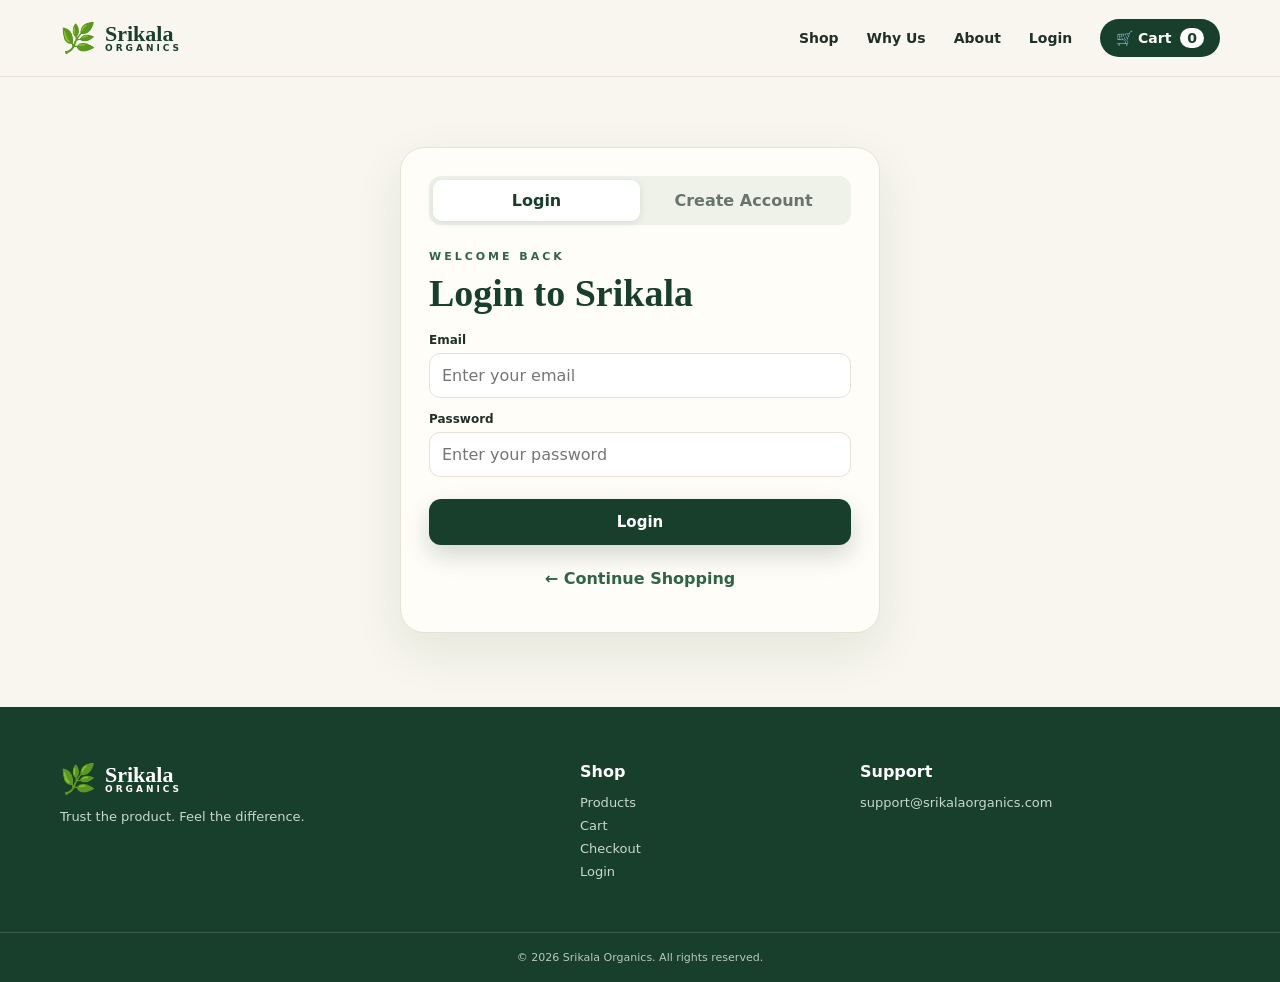
<file: account.html>
<!doctype html>
<html lang="en">
<head>
<meta charset="UTF-8">
<meta name="viewport" content="width=device-width,initial-scale=1">
<meta http-equiv="Content-Security-Policy" content="default-src 'self'; script-src 'self'; style-src 'self' https://fonts.googleapis.com; font-src https://fonts.gstatic.com; img-src 'self' data: https:; connect-src 'self' https://cxjkjcttlezqjqrvkecv.supabase.co; base-uri 'self'; form-action 'self'; object-src 'none'">
<meta name="description" content="Your Srikala Organics account.">
<meta name="theme-color" content="#173f2b">
<meta name="robots" content="noindex,nofollow">
<title>My Account | Srikala Organics</title>
<link rel="icon" href="images/favicon.svg" type="image/svg+xml">
<link rel="preconnect" href="https://fonts.googleapis.com"><link rel="preconnect" href="https://fonts.gstatic.com" crossorigin><link rel="stylesheet" href="https://fonts.googleapis.com/css2?family=DM+Sans:wght@400;500;600;700&family=Playfair+Display:wght@600;700&display=swap">
<link rel="stylesheet" href="style.css">
</head>
<body>
<a class="skip-link" href="#main">Skip to content</a>
<header class="site-header">
  <nav class="nav wrap" aria-label="Main">
    <a class="brand" href="index.html" aria-label="Srikala Organics home"><span aria-hidden="true">🌿</span><div><strong>Srikala</strong><small>ORGANICS</small></div></a>
    <div class="navlinks">
      <a href="index.html#shop">Shop</a><a href="index.html#why">Why Us</a><a href="index.html#about">About</a>
      <a href="auth.html" data-account-link>Login</a>
      <a class="cart-pill" href="cart.html" aria-label="Cart">🛒 Cart <b class="cart-count">0</b></a>
    </div>
    <button class="menu-btn" id="menu-btn" type="button" aria-label="Menu" aria-expanded="false" aria-controls="mobile-nav">☰</button>
  </nav>
  <div class="mobile-nav" id="mobile-nav">
    <a href="index.html#shop">Shop</a><a href="index.html#why">Why Us</a><a href="index.html#about">About</a><a href="auth.html" data-account-link>Login</a>
  </div>
</header>

<main class="page wrap" id="main">
  <div class="auth-wrap"><div class="panel auth-card">
    <span class="eyebrow">MY ACCOUNT</span>
    <h1 class="auth-title">Welcome to Srikala 🌿</h1>
    <p id="account-name">Loading…</p>
    <p id="account-email">Loading…</p>
    <div class="account-actions"><button id="logout-btn" type="button" class="btn primary">Logout</button></div>
    <p class="auth-back"><a href="index.html" class="text-btn">← Continue Shopping</a></p>
  </div></div>
</main>
<footer>
  <div class="wrap footer-grid">
    <div><a class="brand footer-brand" href="index.html"><span aria-hidden="true">🌿</span><div><strong>Srikala</strong><small>ORGANICS</small></div></a><p>Trust the product. Feel the difference.</p></div>
    <div><h4>Shop</h4><a href="index.html#shop">Products</a><a href="cart.html">Cart</a><a href="checkout.html">Checkout</a><a href="auth.html" data-account-link>Login</a></div>
    <div><h4>Support</h4><a href="mailto:support@srikalaorganics.com">support@srikalaorganics.com</a></div>
  </div>
  <div class="footer-bottom">© 2026 Srikala Organics. All rights reserved.</div>
</footer>
<script src="config.js"></script>
<script src="app.js"></script>
<script src="auth.js"></script>
</body>
</html>
</file>
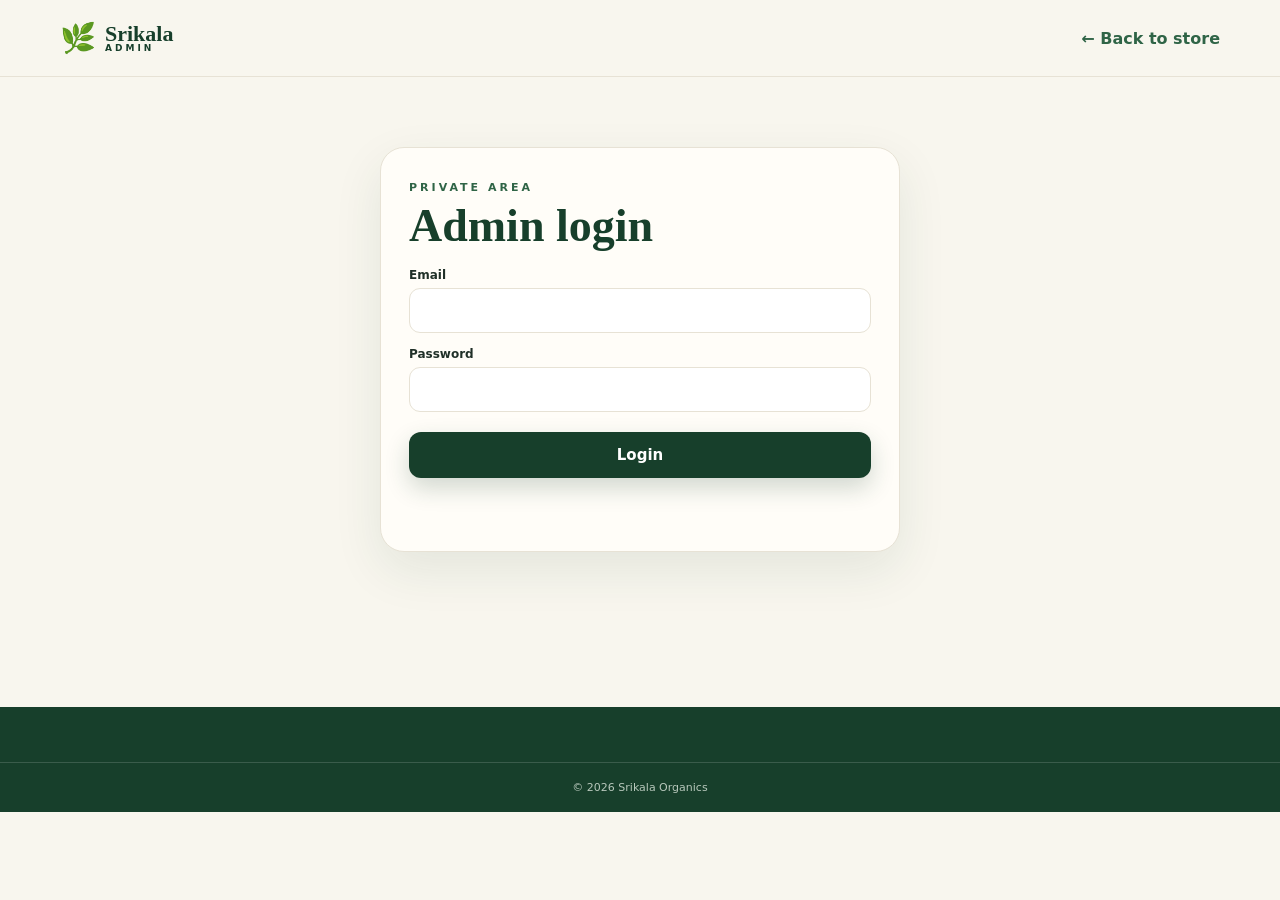
<file: admin.html>
<!doctype html>
<html lang="en">
<head>
<meta charset="UTF-8">
<meta name="viewport" content="width=device-width,initial-scale=1">
<meta http-equiv="Content-Security-Policy" content="default-src 'self'; script-src 'self'; style-src 'self' https://fonts.googleapis.com; font-src https://fonts.gstatic.com; img-src 'self' data: https:; connect-src 'self' https://cxjkjcttlezqjqrvkecv.supabase.co; base-uri 'self'; form-action 'self'; object-src 'none'">
<meta name="description" content="Srikala Organics order management.">
<meta name="theme-color" content="#173f2b">
<meta name="robots" content="noindex,nofollow">
<title>Admin | Srikala Organics</title>
<link rel="icon" href="images/favicon.svg" type="image/svg+xml">
<link rel="preconnect" href="https://fonts.googleapis.com"><link rel="preconnect" href="https://fonts.gstatic.com" crossorigin><link rel="stylesheet" href="https://fonts.googleapis.com/css2?family=DM+Sans:wght@400;500;600;700&family=Playfair+Display:wght@600;700&display=swap">
<link rel="stylesheet" href="style.css">
</head>
<body>
<a class="skip-link" href="#main">Skip to content</a>
<header class="site-header"><nav class="nav wrap" aria-label="Main"><a class="brand" href="index.html" aria-label="Srikala Organics home"><span aria-hidden="true">🌿</span><div><strong>Srikala</strong><small>ADMIN</small></div></a><a class="text-btn" href="index.html">← Back to store</a></nav></header>

<main class="page wrap" id="main">
  <div id="login" class="panel login-panel">
    <span class="eyebrow">PRIVATE AREA</span><h1>Admin login</h1>
    <form id="login-form">
      <div class="field"><label for="email">Email</label><input id="email" type="email" autocomplete="username" required></div>
      <div class="field gap"><label for="password">Password</label><input id="password" type="password" autocomplete="current-password" required></div>
      <button class="btn primary block" id="login-btn" type="submit">Login</button>
      <p id="login-msg" class="login-msg" role="alert"></p>
    </form>
  </div>
  <div id="dashboard" hidden>
    <div class="section-head"><div><span class="eyebrow">ADMIN</span><h1>Orders</h1></div><div class="toolbar"><button class="small-btn" id="refresh" type="button">↻ Refresh</button><button class="small-btn" id="logout" type="button">Logout</button></div></div>
    <div id="orders"></div>
  </div>
</main>
<footer><div class="footer-bottom">© 2026 Srikala Organics</div></footer>
<script src="config.js"></script>
<script src="app.js"></script>
<script src="admin.js"></script>
</body>
</html>
</file>
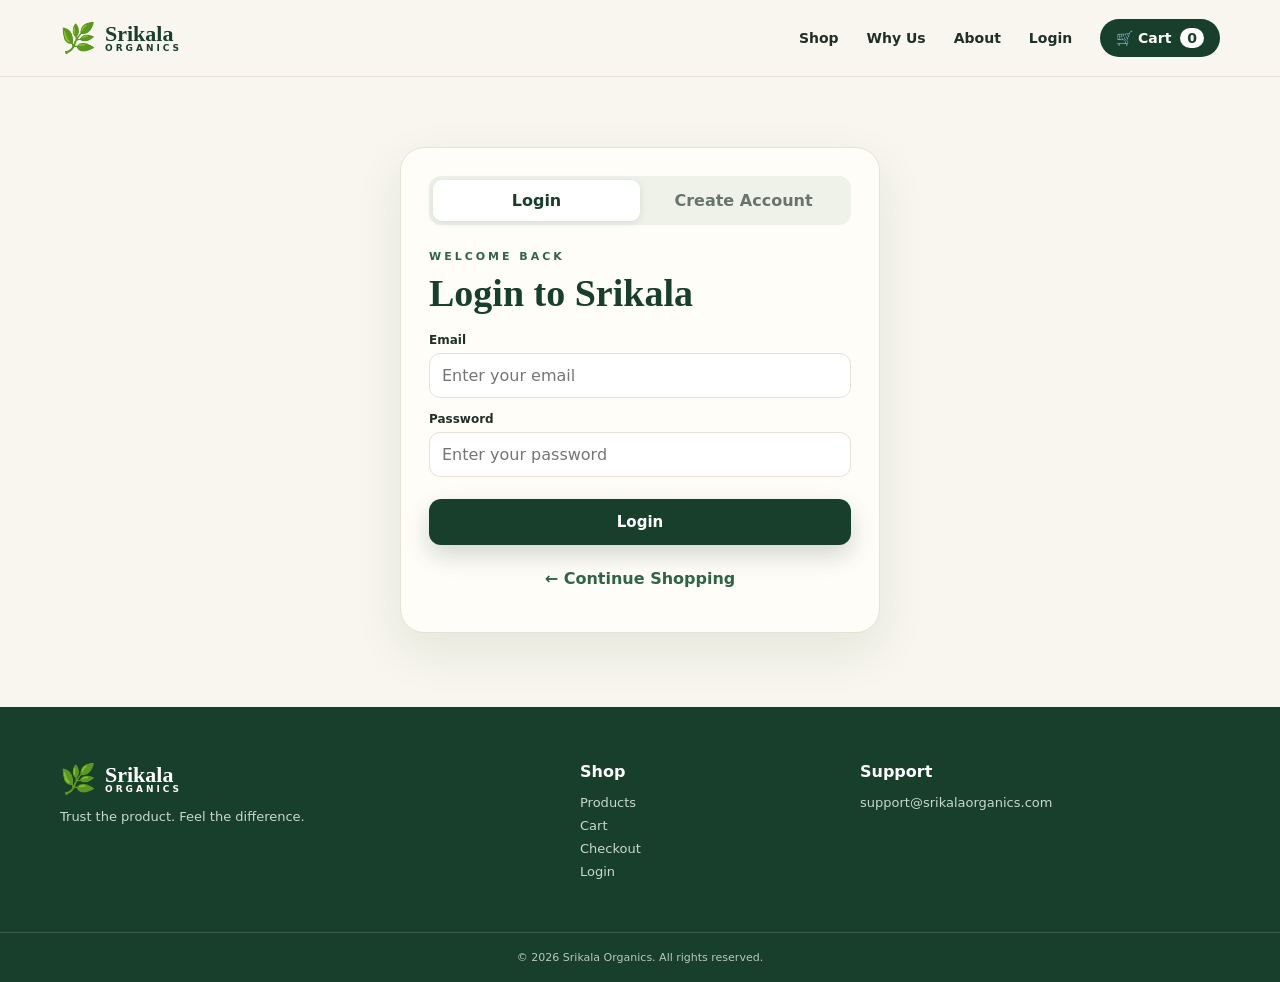
<file: auth.html>
<!doctype html>
<html lang="en">
<head>
<meta charset="UTF-8">
<meta name="viewport" content="width=device-width,initial-scale=1">
<meta http-equiv="Content-Security-Policy" content="default-src 'self'; script-src 'self'; style-src 'self' https://fonts.googleapis.com; font-src https://fonts.gstatic.com; img-src 'self' data: https:; connect-src 'self' https://cxjkjcttlezqjqrvkecv.supabase.co; base-uri 'self'; form-action 'self'; object-src 'none'">
<meta name="description" content="Log in or create your Srikala Organics account.">
<meta name="theme-color" content="#173f2b">

<title>Login | Srikala Organics</title>
<link rel="icon" href="images/favicon.svg" type="image/svg+xml">
<link rel="preconnect" href="https://fonts.googleapis.com"><link rel="preconnect" href="https://fonts.gstatic.com" crossorigin><link rel="stylesheet" href="https://fonts.googleapis.com/css2?family=DM+Sans:wght@400;500;600;700&family=Playfair+Display:wght@600;700&display=swap">
<link rel="stylesheet" href="style.css">
</head>
<body>
<a class="skip-link" href="#main">Skip to content</a>
<header class="site-header">
  <nav class="nav wrap" aria-label="Main">
    <a class="brand" href="index.html" aria-label="Srikala Organics home"><span aria-hidden="true">🌿</span><div><strong>Srikala</strong><small>ORGANICS</small></div></a>
    <div class="navlinks">
      <a href="index.html#shop">Shop</a><a href="index.html#why">Why Us</a><a href="index.html#about">About</a>
      <a href="auth.html" data-account-link>Login</a>
      <a class="cart-pill" href="cart.html" aria-label="Cart">🛒 Cart <b class="cart-count">0</b></a>
    </div>
    <button class="menu-btn" id="menu-btn" type="button" aria-label="Menu" aria-expanded="false" aria-controls="mobile-nav">☰</button>
  </nav>
  <div class="mobile-nav" id="mobile-nav">
    <a href="index.html#shop">Shop</a><a href="index.html#why">Why Us</a><a href="index.html#about">About</a><a href="auth.html" data-account-link>Login</a>
  </div>
</header>

<main class="page wrap" id="main">
  <div class="auth-wrap"><div class="panel auth-card">
    <div class="auth-tabs" role="tablist">
      <button type="button" id="login-tab" class="active" role="tab" aria-selected="true">Login</button>
      <button type="button" id="signup-tab" role="tab" aria-selected="false">Create Account</button>
    </div>
    <div id="auth-message" aria-live="polite"></div>

    <form id="login-form">
      <span class="eyebrow">WELCOME BACK</span>
      <h1 class="auth-title">Login to Srikala</h1>
      <div class="field"><label for="login-email">Email</label><input type="email" id="login-email" placeholder="Enter your email" autocomplete="email" required></div>
      <div class="field gap"><label for="login-password">Password</label><input type="password" id="login-password" placeholder="Enter your password" autocomplete="current-password" required></div>
      <button type="submit" class="btn primary auth-submit">Login</button>
    </form>

    <form id="signup-form" hidden>
      <span class="eyebrow">JOIN SRIKALA</span>
      <h1 class="auth-title">Create Account</h1>
      <div class="field"><label for="signup-name">Full Name</label><input type="text" id="signup-name" placeholder="Enter your name" autocomplete="name" required></div>
      <div class="field gap"><label for="signup-email">Email</label><input type="email" id="signup-email" placeholder="Enter your email" autocomplete="email" required></div>
      <div class="field gap"><label for="signup-password">Password</label><input type="password" id="signup-password" placeholder="At least 6 characters" minlength="6" autocomplete="new-password" required></div>
      <button type="submit" class="btn primary auth-submit">Create Account</button>
      <p class="auth-note">Your password is securely handled by Supabase.</p>
    </form>

    <p class="auth-back"><a href="index.html" class="text-btn">← Continue Shopping</a></p>
  </div></div>
</main>
<footer>
  <div class="wrap footer-grid">
    <div><a class="brand footer-brand" href="index.html"><span aria-hidden="true">🌿</span><div><strong>Srikala</strong><small>ORGANICS</small></div></a><p>Trust the product. Feel the difference.</p></div>
    <div><h4>Shop</h4><a href="index.html#shop">Products</a><a href="cart.html">Cart</a><a href="checkout.html">Checkout</a><a href="auth.html" data-account-link>Login</a></div>
    <div><h4>Support</h4><a href="mailto:support@srikalaorganics.com">support@srikalaorganics.com</a></div>
  </div>
  <div class="footer-bottom">© 2026 Srikala Organics. All rights reserved.</div>
</footer>
<script src="config.js"></script>
<script src="app.js"></script>
<script src="auth.js"></script>
</body>
</html>
</file>
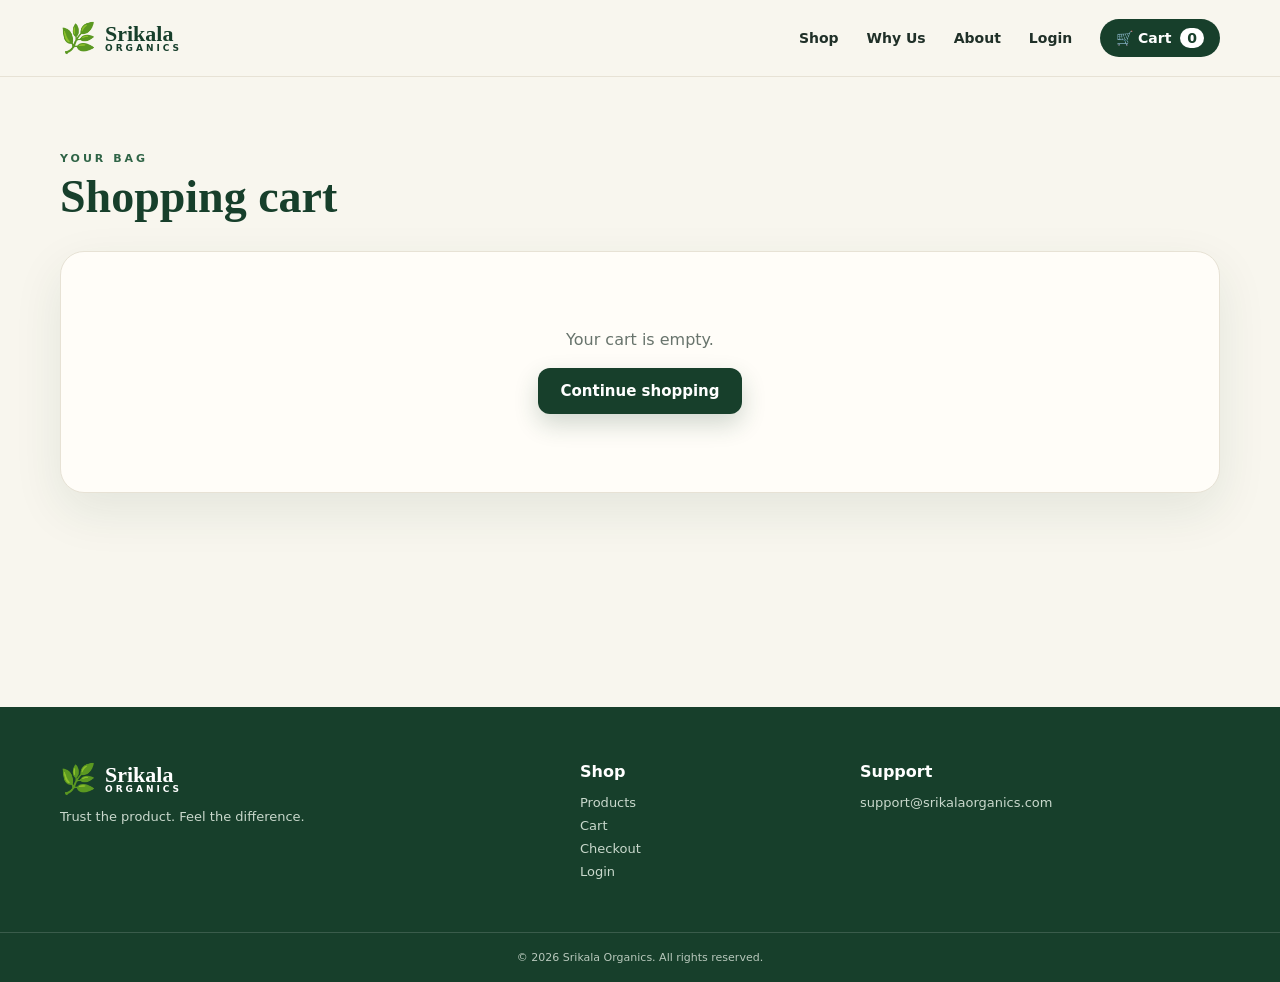
<file: cart.html>
<!doctype html>
<html lang="en">
<head>
<meta charset="UTF-8">
<meta name="viewport" content="width=device-width,initial-scale=1">
<meta http-equiv="Content-Security-Policy" content="default-src 'self'; script-src 'self'; style-src 'self' https://fonts.googleapis.com; font-src https://fonts.gstatic.com; img-src 'self' data: https:; connect-src 'self' https://cxjkjcttlezqjqrvkecv.supabase.co; base-uri 'self'; form-action 'self'; object-src 'none'">
<meta name="description" content="Your shopping cart at Srikala Organics.">
<meta name="theme-color" content="#173f2b">

<title>Cart | Srikala Organics</title>
<link rel="icon" href="images/favicon.svg" type="image/svg+xml">
<link rel="preconnect" href="https://fonts.googleapis.com"><link rel="preconnect" href="https://fonts.gstatic.com" crossorigin><link rel="stylesheet" href="https://fonts.googleapis.com/css2?family=DM+Sans:wght@400;500;600;700&family=Playfair+Display:wght@600;700&display=swap">
<link rel="stylesheet" href="style.css">
</head>
<body>
<a class="skip-link" href="#main">Skip to content</a>
<header class="site-header">
  <nav class="nav wrap" aria-label="Main">
    <a class="brand" href="index.html" aria-label="Srikala Organics home"><span aria-hidden="true">🌿</span><div><strong>Srikala</strong><small>ORGANICS</small></div></a>
    <div class="navlinks">
      <a href="index.html#shop">Shop</a><a href="index.html#why">Why Us</a><a href="index.html#about">About</a>
      <a href="auth.html" data-account-link>Login</a>
      <a class="cart-pill" href="cart.html" aria-label="Cart">🛒 Cart <b class="cart-count">0</b></a>
    </div>
    <button class="menu-btn" id="menu-btn" type="button" aria-label="Menu" aria-expanded="false" aria-controls="mobile-nav">☰</button>
  </nav>
  <div class="mobile-nav" id="mobile-nav">
    <a href="index.html#shop">Shop</a><a href="index.html#why">Why Us</a><a href="index.html#about">About</a><a href="auth.html" data-account-link>Login</a>
  </div>
</header>

<main class="page wrap" id="main">
  <div class="page-title"><span class="eyebrow">YOUR BAG</span><h1>Shopping cart</h1></div>
  <div class="panel"><div id="cart-items"></div><div id="cart-footer"></div></div>
</main>
<footer>
  <div class="wrap footer-grid">
    <div><a class="brand footer-brand" href="index.html"><span aria-hidden="true">🌿</span><div><strong>Srikala</strong><small>ORGANICS</small></div></a><p>Trust the product. Feel the difference.</p></div>
    <div><h4>Shop</h4><a href="index.html#shop">Products</a><a href="cart.html">Cart</a><a href="checkout.html">Checkout</a><a href="auth.html" data-account-link>Login</a></div>
    <div><h4>Support</h4><a href="mailto:support@srikalaorganics.com">support@srikalaorganics.com</a></div>
  </div>
  <div class="footer-bottom">© 2026 Srikala Organics. All rights reserved.</div>
</footer>
<script src="config.js"></script>
<script src="app.js"></script>
<script src="cart.js"></script>
</body>
</html>
</file>
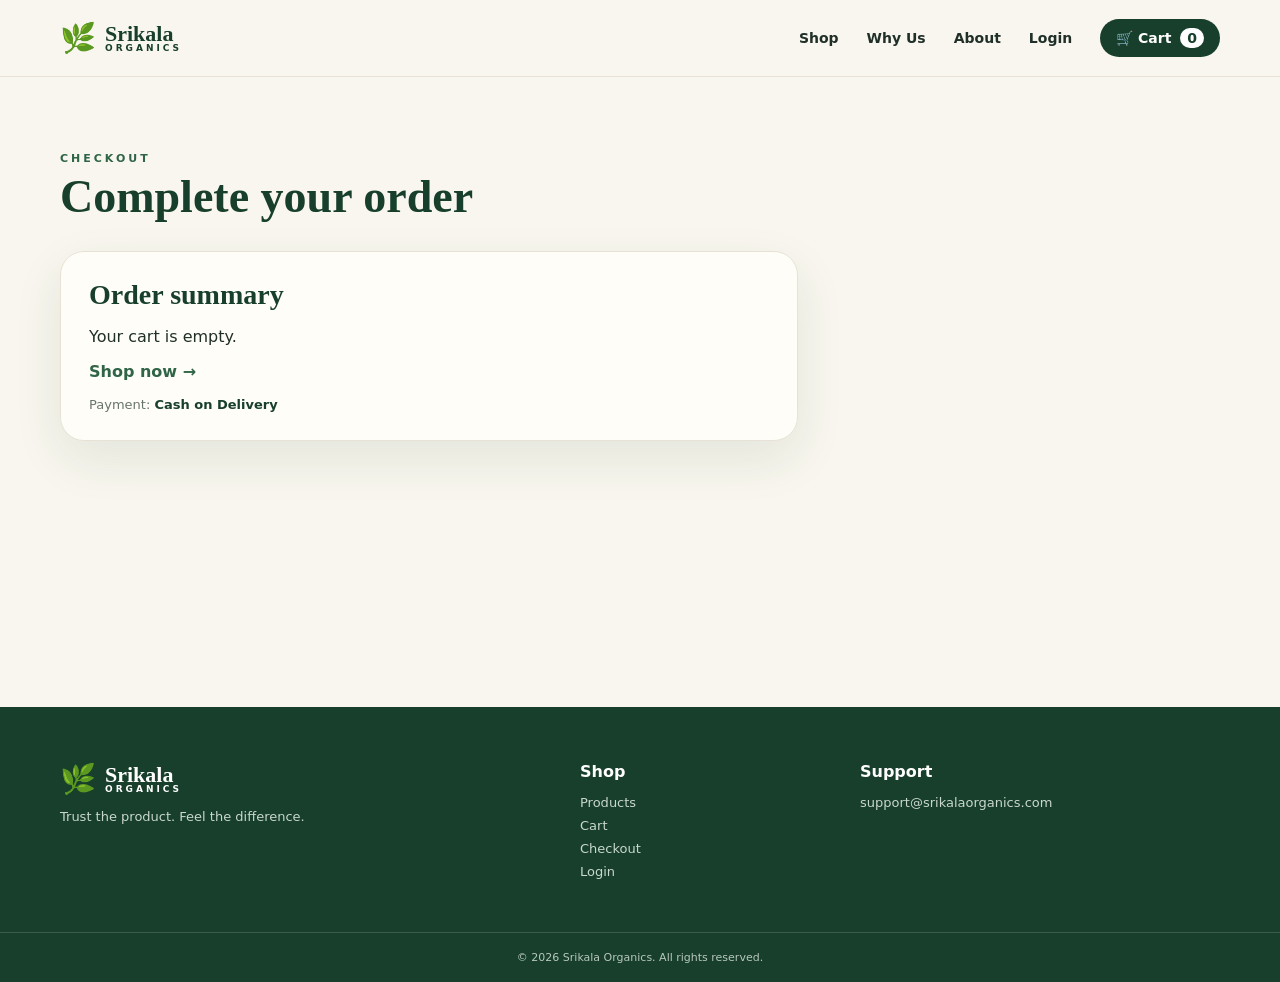
<file: checkout.html>
<!doctype html>
<html lang="en">
<head>
<meta charset="UTF-8">
<meta name="viewport" content="width=device-width,initial-scale=1">
<meta http-equiv="Content-Security-Policy" content="default-src 'self'; script-src 'self'; style-src 'self' https://fonts.googleapis.com; font-src https://fonts.gstatic.com; img-src 'self' data: https:; connect-src 'self' https://cxjkjcttlezqjqrvkecv.supabase.co; base-uri 'self'; form-action 'self'; object-src 'none'">
<meta name="description" content="Complete your Srikala Organics order.">
<meta name="theme-color" content="#173f2b">

<title>Checkout | Srikala Organics</title>
<link rel="icon" href="images/favicon.svg" type="image/svg+xml">
<link rel="preconnect" href="https://fonts.googleapis.com">
<link rel="preconnect" href="https://fonts.gstatic.com" crossorigin>
<link rel="stylesheet" href="https://fonts.googleapis.com/css2?family=DM+Sans:wght@400;500;600;700&family=Playfair+Display:wght@600;700&display=swap">
<link rel="stylesheet" href="style.css">
</head>

<body>
<a class="skip-link" href="#main">Skip to content</a>

<header class="site-header">
  <nav class="nav wrap" aria-label="Main">
    <a class="brand" href="index.html" aria-label="Srikala Organics home">
      <span aria-hidden="true">🌿</span>
      <div><strong>Srikala</strong><small>ORGANICS</small></div>
    </a>

    <div class="navlinks">
      <a href="index.html#shop">Shop</a>
      <a href="index.html#why">Why Us</a>
      <a href="index.html#about">About</a>
      <a href="auth.html" data-account-link>Login</a>
      <a class="cart-pill" href="cart.html" aria-label="Cart">🛒 Cart <b class="cart-count">0</b></a>
    </div>

    <button class="menu-btn" id="menu-btn" type="button" aria-label="Menu" aria-expanded="false" aria-controls="mobile-nav">☰</button>
  </nav>

  <div class="mobile-nav" id="mobile-nav">
    <a href="index.html#shop">Shop</a>
    <a href="index.html#why">Why Us</a>
    <a href="index.html#about">About</a>
    <a href="auth.html" data-account-link>Login</a>
  </div>
</header>

<main class="page wrap" id="main">
  <div class="page-title">
    <span class="eyebrow">CHECKOUT</span>
    <h1>Complete your order</h1>
  </div>

  <div id="message" aria-live="polite"></div>

  <div class="checkout-grid">
    <form class="panel" id="checkout-form">
      <div class="form-grid">

        <div class="field">
          <label for="name">Full name</label>
          <input id="name" name="name" autocomplete="name" required maxlength="100">
        </div>

        <div class="field">
          <label for="phone">Phone</label>
          <input id="phone" name="phone" type="tel" autocomplete="tel-national" inputmode="numeric" pattern="[6-9][0-9]{9}" maxlength="10" title="10-digit Indian mobile number" required>
        </div>

        <div class="field full">
          <label for="email">Email address</label>
          <input
            id="email"
            name="email"
            type="email"
            autocomplete="email"
            maxlength="254"
            placeholder="Enter your email address"
            required
          >
        </div>

        <div class="field full">
          <label for="address">Address</label>
          <textarea id="address" name="address" autocomplete="street-address" required maxlength="300"></textarea>
        </div>

        <div class="field">
          <label for="city">City</label>
          <input id="city" name="city" autocomplete="address-level2" required maxlength="80">
        </div>

        <div class="field">
          <label for="pin">PIN code</label>
          <input id="pin" name="pin" autocomplete="postal-code" inputmode="numeric" pattern="[0-9]{6}" maxlength="6" title="6-digit PIN code" required>
        </div>

      </div>

      <fieldset class="pay-box">
        <legend>Payment method</legend>

        <label class="pay-option" for="pay-cod">
          <input type="radio" name="payment" id="pay-cod" value="cod" checked required>
          <span class="pay-icon" aria-hidden="true">💵</span>
          <span>
            <strong>Cash on Delivery</strong>
            <small>Pay in cash (or UPI to the delivery person) when your order arrives.</small>
          </span>
        </label>

        <p class="pay-note">Online payment (UPI / cards / net banking) is not enabled yet.</p>
      </fieldset>

      <button class="btn primary block" id="place-btn" type="submit">Place order →</button>
    </form>

    <aside class="panel summary">
      <h2>Order summary</h2>
      <div id="summary"></div>
      <p class="summary-pay">Payment: <strong>Cash on Delivery</strong></p>
    </aside>
  </div>
</main>

<footer>
  <div class="wrap footer-grid">
    <div>
      <a class="brand footer-brand" href="index.html">
        <span aria-hidden="true">🌿</span>
        <div><strong>Srikala</strong><small>ORGANICS</small></div>
      </a>
      <p>Trust the product. Feel the difference.</p>
    </div>

    <div>
      <h4>Shop</h4>
      <a href="index.html#shop">Products</a>
      <a href="cart.html">Cart</a>
      <a href="checkout.html">Checkout</a>
      <a href="auth.html" data-account-link>Login</a>
    </div>

    <div>
      <h4>Support</h4>
      <a href="mailto:support@srikalaorganics.com">support@srikalaorganics.com</a>
    </div>
  </div>

  <div class="footer-bottom">© 2026 Srikala Organics. All rights reserved.</div>
</footer>

<script src="config.js"></script>
<script src="app.js"></script>
<script src="checkout.js"></script>
</body>
</html>
</file>
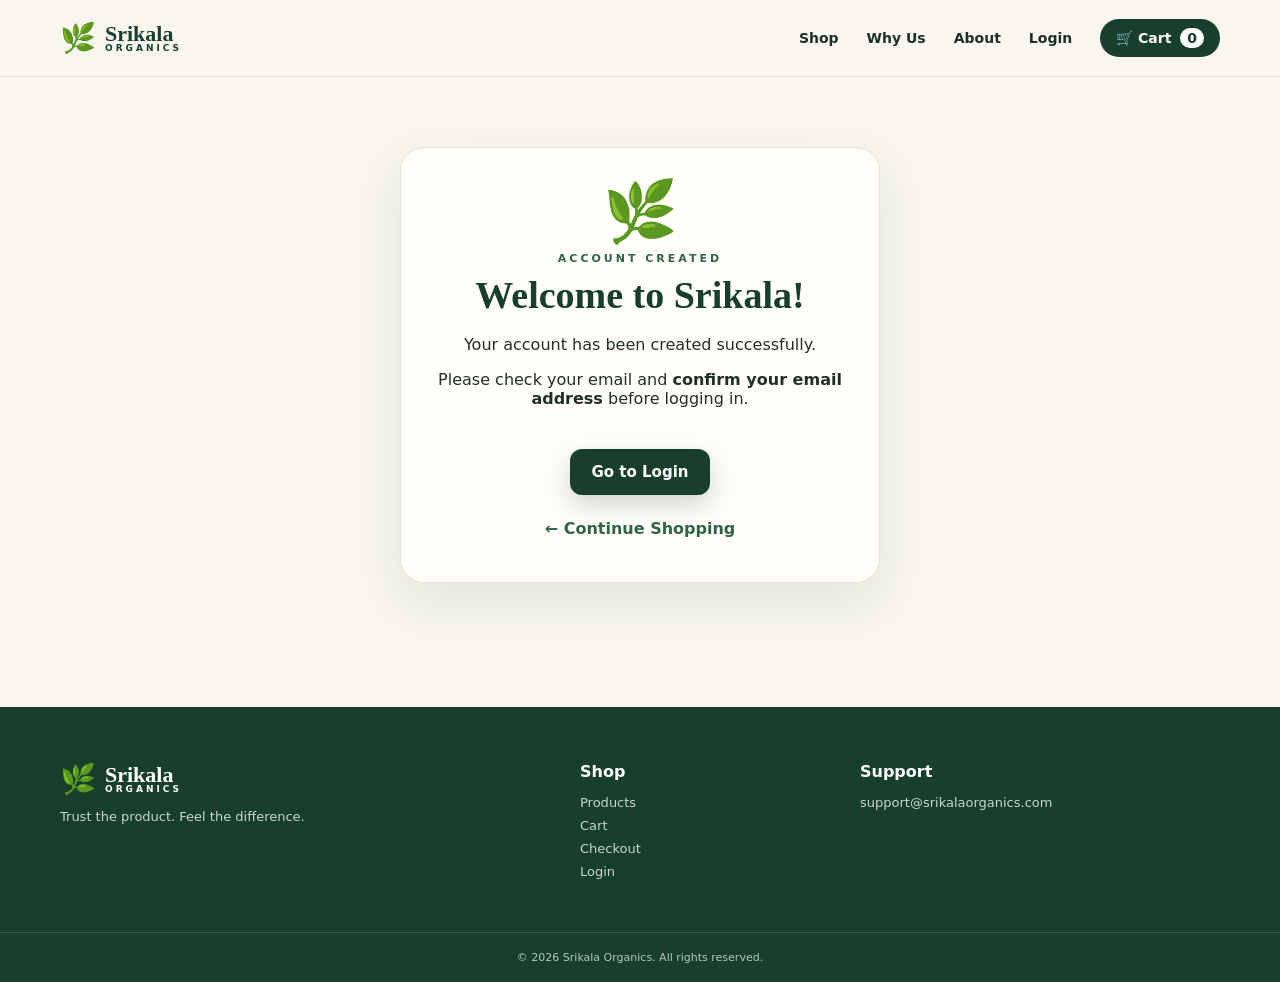
<file: signup-success.html>
<!doctype html>
<html lang="en">
<head>
<meta charset="UTF-8">
<meta name="viewport" content="width=device-width,initial-scale=1">
<meta http-equiv="Content-Security-Policy" content="default-src 'self'; script-src 'self'; style-src 'self' https://fonts.googleapis.com; font-src https://fonts.gstatic.com; img-src 'self' data: https:; connect-src 'self' https://cxjkjcttlezqjqrvkecv.supabase.co; base-uri 'self'; form-action 'self'; object-src 'none'">
<meta name="description" content="Your Srikala Organics account was created.">
<meta name="theme-color" content="#173f2b">
<meta name="robots" content="noindex,nofollow">
<title>Account Created | Srikala Organics</title>
<link rel="icon" href="images/favicon.svg" type="image/svg+xml">
<link rel="preconnect" href="https://fonts.googleapis.com"><link rel="preconnect" href="https://fonts.gstatic.com" crossorigin><link rel="stylesheet" href="https://fonts.googleapis.com/css2?family=DM+Sans:wght@400;500;600;700&family=Playfair+Display:wght@600;700&display=swap">
<link rel="stylesheet" href="style.css">
</head>
<body>
<a class="skip-link" href="#main">Skip to content</a>
<header class="site-header">
  <nav class="nav wrap" aria-label="Main">
    <a class="brand" href="index.html" aria-label="Srikala Organics home"><span aria-hidden="true">🌿</span><div><strong>Srikala</strong><small>ORGANICS</small></div></a>
    <div class="navlinks">
      <a href="index.html#shop">Shop</a><a href="index.html#why">Why Us</a><a href="index.html#about">About</a>
      <a href="auth.html" data-account-link>Login</a>
      <a class="cart-pill" href="cart.html" aria-label="Cart">🛒 Cart <b class="cart-count">0</b></a>
    </div>
    <button class="menu-btn" id="menu-btn" type="button" aria-label="Menu" aria-expanded="false" aria-controls="mobile-nav">☰</button>
  </nav>
  <div class="mobile-nav" id="mobile-nav">
    <a href="index.html#shop">Shop</a><a href="index.html#why">Why Us</a><a href="index.html#about">About</a><a href="auth.html" data-account-link>Login</a>
  </div>
</header>

<main class="page wrap" id="main">
  <div class="auth-wrap"><div class="panel auth-card centered">
    <div class="big-emoji" aria-hidden="true">🌿</div>
    <span class="eyebrow">ACCOUNT CREATED</span>
    <h1 class="auth-title">Welcome to Srikala!</h1>
    <p>Your account has been created successfully.</p>
    <p>Please check your email and <strong>confirm your email address</strong> before logging in.</p>
    <a href="auth.html" class="btn primary gap-top">Go to Login</a>
    <p class="auth-back"><a href="index.html" class="text-btn">← Continue Shopping</a></p>
  </div></div>
</main>
<footer>
  <div class="wrap footer-grid">
    <div><a class="brand footer-brand" href="index.html"><span aria-hidden="true">🌿</span><div><strong>Srikala</strong><small>ORGANICS</small></div></a><p>Trust the product. Feel the difference.</p></div>
    <div><h4>Shop</h4><a href="index.html#shop">Products</a><a href="cart.html">Cart</a><a href="checkout.html">Checkout</a><a href="auth.html" data-account-link>Login</a></div>
    <div><h4>Support</h4><a href="mailto:support@srikalaorganics.com">support@srikalaorganics.com</a></div>
  </div>
  <div class="footer-bottom">© 2026 Srikala Organics. All rights reserved.</div>
</footer>
<script src="config.js"></script>
<script src="app.js"></script>
</body>
</html>
</file>
<file: style.css>
:root{--green:#173f2b;--green2:#2f6446;--cream:#f8f6ee;--paper:#fffdf8;--gold:#c99a55;--ink:#203028;--muted:#68746c;--line:#e7e2d5;--shadow:0 18px 50px rgba(23,63,43,.09)}
*{box-sizing:border-box}html{scroll-behavior:smooth}body{margin:0;background:var(--cream);color:var(--ink);font-family:"DM Sans",system-ui,-apple-system,"Segoe UI",Roboto,sans-serif}a{text-decoration:none;color:inherit}.wrap{width:min(1160px,92%);margin:auto}
.site-header{position:sticky;top:0;z-index:20;background:rgba(248,246,238,.94);backdrop-filter:blur(14px);border-bottom:1px solid var(--line)}
.nav{height:76px;display:flex;align-items:center;justify-content:space-between}.brand{display:flex;align-items:center;gap:9px;color:var(--green)}.brand>span{font-size:29px}.brand strong{display:block;font-family:"Playfair Display",serif;font-size:22px;line-height:19px}.brand small{display:block;font-size:9px;letter-spacing:3px;font-weight:700}.navlinks{display:flex;align-items:center;gap:28px;font-weight:600;font-size:14px}.navlinks>a:not(.cart-pill):hover,.text-btn:hover{color:var(--green2)}.cart-pill{background:var(--green);color:white;padding:11px 16px;border-radius:99px}.cart-pill b{background:#fff;color:var(--green);padding:2px 7px;border-radius:99px;margin-left:4px}.menu-btn,.mobile-nav{display:none}
.hero{min-height:650px;display:grid;grid-template-columns:1fr 1fr;align-items:center;gap:55px;padding:75px 0}.eyebrow{font-size:11px;letter-spacing:3px;font-weight:800;color:var(--green2)}h1,h2{font-family:"Playfair Display",serif;color:var(--green)}h1{font-size:clamp(48px,6vw,76px);line-height:1.02;margin:16px 0}h1 em{font-style:normal;color:var(--gold)}h2{font-size:42px;margin:8px 0 0;line-height:1.1}.hero-copy>p{font-size:18px;line-height:1.75;color:var(--muted);max-width:560px}.hero-actions{display:flex;align-items:center;gap:24px;margin:30px 0}.btn{display:inline-block;padding:14px 22px;border-radius:12px;font-weight:700}.primary{background:var(--green);color:white;box-shadow:0 10px 25px rgba(23,63,43,.2)}.primary:hover{transform:translateY(-1px)}.text-btn{font-weight:700;color:var(--green2)}.trust-row{display:flex;gap:20px;flex-wrap:wrap;color:#647169;font-size:12px}
.hero-art{height:490px;position:relative;border-radius:34px;background:linear-gradient(145deg,#e8eee2,#efe1c4);overflow:hidden;box-shadow:var(--shadow)}.hero-art:before{content:"";position:absolute;width:330px;height:330px;border-radius:50%;background:rgba(255,255,255,.5);right:-90px;top:-70px}.art-card{position:absolute;background:rgba(255,255,255,.78);border:1px solid rgba(255,255,255,.8);box-shadow:0 15px 35px rgba(23,63,43,.12);border-radius:24px;display:flex;align-items:center;justify-content:center}.art-main{width:285px;height:350px;left:90px;top:70px;flex-direction:column;gap:8px}.art-main img{width:210px;height:250px}.art-main span{font-weight:800;color:var(--green)}.art-small{width:120px;height:135px}.art-small img{width:90px;height:100px}.art-small.one{right:40px;top:85px}.art-small.two{right:48px;bottom:65px}.leaf{position:absolute;left:32px;bottom:28px;color:var(--gold);font-size:35px}
.section{padding:75px 0}.section-head{display:flex;align-items:end;justify-content:space-between;gap:20px;margin-bottom:30px}.section-note{color:var(--muted);font-size:13px}.product-grid{display:grid;grid-template-columns:repeat(4,1fr);gap:18px}.loading{grid-column:1/-1;min-height:250px;display:flex;align-items:center;justify-content:center;gap:10px;color:var(--muted)}.loading span{width:20px;height:20px;border:3px solid #d9dfd8;border-top-color:var(--green);border-radius:50%;animation:spin 1s linear infinite}@keyframes spin{to{transform:rotate(360deg)}}
.product-card{background:var(--paper);border:1px solid var(--line);border-radius:22px;overflow:hidden;transition:.2s;display:flex;flex-direction:column}.product-card:hover{transform:translateY(-4px);box-shadow:var(--shadow)}.product-img{height:225px;background:#eef2e9;display:flex;align-items:center;justify-content:center;padding:20px}.product-img img{width:100%;height:100%;object-fit:contain}.product-body{padding:18px}.product-body h3{margin:0 0 6px;color:var(--green);font-size:18px}.weight{font-size:12px;color:#879188}.desc{font-size:13px;color:var(--muted);line-height:1.5;min-height:40px}.price-row{display:flex;align-items:center;justify-content:space-between;margin-top:14px}.price{font-size:20px;font-weight:800;color:var(--green)}.stock{font-size:11px;color:#63806c}.card-actions{display:grid;grid-template-columns:1fr 1.4fr;gap:8px;margin-top:14px}.small-btn{border:1px solid var(--line);background:white;padding:10px;border-radius:10px;font-weight:700;cursor:pointer}.add-btn{border:0;background:var(--green);color:white;padding:10px;border-radius:10px;font-weight:700;cursor:pointer}.small-btn:hover,.add-btn:hover{filter:brightness(.96)}
.why-section{background:#e9efe5;padding:80px 0}.center{text-align:center;display:block}.why-grid{display:grid;grid-template-columns:repeat(4,1fr);gap:16px}.why-grid article{background:rgba(255,255,255,.7);padding:26px;border-radius:20px}.icon{font-size:30px}.why-grid h3{color:var(--green);margin:14px 0 7px}.why-grid p{color:var(--muted);font-size:13px;line-height:1.6;margin:0}
.story{padding:95px 0;display:grid;grid-template-columns:1fr 1fr;gap:70px;align-items:center}.story p{color:var(--muted);line-height:1.8}.story-art{height:360px;border-radius:30px;background:linear-gradient(135deg,#dfe9d9,#f1dfb8);display:flex;align-items:center;justify-content:center;gap:18px;font-size:75px}.story-art span:nth-child(2){font-size:95px}
footer{background:var(--green);color:#eaf1e9;padding:55px 0 0}.footer-grid{display:grid;grid-template-columns:2fr 1fr 1.5fr;gap:40px;padding-bottom:45px}.footer-brand{color:white}.footer-grid p{color:#c9d8cc;font-size:13px}.footer-grid h4{margin:0 0 14px;color:white}.footer-grid>div>a:not(.brand){display:block;color:#c9d8cc;font-size:13px;margin:8px 0}.footer-bottom{border-top:1px solid rgba(255,255,255,.15);text-align:center;padding:18px;font-size:11px;color:#b8c8bc}
.page{padding:70px 0;min-height:70vh}.panel{background:var(--paper);border:1px solid var(--line);border-radius:24px;padding:28px;box-shadow:var(--shadow)}.page-title{margin-bottom:30px}.cart-list{display:grid;gap:12px}.cart-row{display:grid;grid-template-columns:80px 1fr auto auto auto;gap:16px;align-items:center;padding:14px;border-bottom:1px solid var(--line)}.cart-row img{width:72px;height:72px;object-fit:contain;background:#eef2e9;border-radius:14px}.qty{display:flex;align-items:center;gap:7px}.qty button{width:30px;height:30px;border:1px solid var(--line);background:white;border-radius:8px;cursor:pointer}.remove{border:0;background:none;color:#a04a3f;cursor:pointer}.cart-total{text-align:right;font-size:22px;font-weight:800;color:var(--green);margin-top:22px}.empty{text-align:center;padding:50px;color:var(--muted)}
.form-grid{display:grid;grid-template-columns:1fr 1fr;gap:15px}.full{grid-column:1/-1}.field label{display:block;font-size:12px;font-weight:700;margin-bottom:6px}.field input,.field textarea{width:100%;border:1px solid var(--line);border-radius:11px;padding:12px;font:inherit;background:white}.field textarea{min-height:95px}.checkout-grid{display:grid;grid-template-columns:1.3fr .7fr;gap:25px}.summary{position:sticky;top:100px}.summary-row{display:flex;justify-content:space-between;padding:10px 0;border-bottom:1px solid var(--line)}.success,.error{padding:15px;border-radius:12px;margin-bottom:15px}.success{background:#e5f1e6;color:#235d35}.error{background:#f8e8e5;color:#8b3e32}
.admin-card{margin-bottom:16px}.status{display:inline-block;padding:5px 9px;border-radius:99px;background:#e9efe5;color:var(--green);font-size:11px;font-weight:800}.admin-grid{display:grid;grid-template-columns:repeat(3,1fr);gap:12px}.order-items{padding:12px 0}.order-item{display:flex;justify-content:space-between;font-size:13px;padding:5px 0}
@media(max-width:900px){.hero,.story,.checkout-grid{grid-template-columns:1fr}.hero-art{height:430px}.product-grid{grid-template-columns:repeat(2,1fr)}.why-grid{grid-template-columns:repeat(2,1fr)}.summary{position:static}}
@media(max-width:600px){.hero{padding:45px 0}.hero-art{height:350px}.art-main{left:40px;top:50px;width:220px;height:260px}.art-main img{width:160px;height:180px}.art-small{width:90px;height:100px}.art-small img{width:70px}.art-small.one{right:18px;top:45px}.art-small.two{right:18px;bottom:35px}.product-grid,.why-grid,.form-grid{grid-template-columns:1fr}.section-head{display:block}.section-note{display:block;margin-top:10px}.cart-row{grid-template-columns:60px 1fr}.cart-row>*:nth-child(n+3){grid-column:2}.cart-row img{width:55px;height:55px}.footer-grid{grid-template-columns:1fr 1fr}.full{grid-column:auto}}

/* ===== additions ===== */
[hidden]{display:none!important}
img{max-width:100%}
.skip-link{position:absolute;left:-999px;top:8px;background:var(--green);color:#fff;padding:10px 14px;border-radius:8px;z-index:100}.skip-link:focus{left:8px}
a:focus-visible,button:focus-visible,input:focus-visible,textarea:focus-visible,select:focus-visible{outline:3px solid var(--gold);outline-offset:2px}
button{font:inherit}
.page h1{font-size:clamp(30px,4vw,46px)}
.page-title h1{margin:8px 0 0}
.block{display:block;width:100%;text-align:center;margin-top:20px;border:0;cursor:pointer;font-size:15px}
.btn{cursor:pointer;border:0;font-size:15px;text-align:center}.btn[disabled],.add-btn[disabled]{opacity:.55;cursor:not-allowed;transform:none}
.field.gap{margin-top:14px}.gap-top{margin-top:25px}
.field input:focus,.field textarea:focus{border-color:var(--green2);outline:none;box-shadow:0 0 0 3px rgba(47,100,70,.18)}
.field input:user-invalid,.field textarea:user-invalid{border-color:#c0584a}
.summary h2{font-size:28px;margin:0 0 10px}

/* catalogue */
.product-img{text-decoration:none}
a.product-img:hover img{transform:scale(1.04)}.product-img img{transition:transform .25s}
.stock.out{color:#a04a3f;font-weight:700}
.small-btn{text-align:center;color:var(--ink);font-size:14px}
.notice{background:#fff4dc;border:1px solid #ecd9a8;color:#6b5420;padding:14px 16px;border-radius:12px;margin-bottom:18px;font-size:14px;line-height:1.5}
.cart-cta{text-align:right;margin-top:18px}.fine-print{text-align:right;color:var(--muted);font-size:12px;margin:6px 0 0}
.remove:hover{text-decoration:underline}

/* product page */
.detail-grid{display:grid;grid-template-columns:1fr 1fr;gap:40px;align-items:center}
.detail-img{height:420px;border-radius:20px}
.detail-desc{font-size:15px;min-height:auto}.detail-price{font-size:32px;margin:20px 0}
.detail-actions{display:flex;align-items:center;gap:22px;margin-top:20px;flex-wrap:wrap}

/* auth + account */
.auth-wrap{display:flex;justify-content:center}.auth-card{width:min(480px,100%)}
.auth-card.centered{text-align:center}.big-emoji{font-size:60px}
.auth-title{font-size:clamp(28px,5vw,38px)!important;margin:10px 0 20px}
.auth-tabs{display:grid;grid-template-columns:1fr 1fr;background:#eef2e9;border-radius:12px;padding:4px;margin-bottom:20px}
.auth-tabs button{border:0;background:none;padding:11px;border-radius:9px;font-weight:700;color:var(--muted);cursor:pointer}
.auth-tabs button.active{background:#fff;color:var(--green);box-shadow:0 2px 8px rgba(23,63,43,.1)}
.auth-submit{display:block;width:100%;margin-top:22px}
.auth-note{font-size:12px;color:var(--muted);text-align:center}.auth-back{text-align:center;margin-top:24px}
#auth-message:empty{display:none}#auth-message{margin-bottom:14px}
.account-actions{margin-top:25px}

/* admin */
.login-panel{max-width:520px;margin:auto}.login-panel h1{margin:8px 0 18px}.login-msg{color:#8b3e32;min-height:1.2em;font-size:14px}
.toolbar{display:flex;gap:10px}
.admin-grid small{display:block;color:var(--muted);font-size:11px;margin-bottom:3px}.break{word-break:break-all}
.status-row{display:flex;align-items:center;gap:10px;flex-wrap:wrap;margin:10px 0}
.status-select{padding:9px 12px;border:1px solid var(--line);border-radius:10px;background:#fff;font:inherit}
.status-msg{font-size:13px}.status-msg.ok{color:#235d35}.status-msg.bad{color:#8b3e32}
.order-item b{font-weight:600}

/* toast */
#toast-box{position:fixed;right:16px;bottom:16px;display:grid;gap:8px;z-index:50;max-width:calc(100vw - 32px)}
.toast{background:var(--green);color:#fff;padding:12px 16px;border-radius:12px;box-shadow:var(--shadow);font-size:14px;transition:opacity .3s,transform .3s}
.toast-error{background:#8b3e32}.toast.hide{opacity:0;transform:translateY(6px)}

/* navigation (all pages) */
@media(max-width:720px){
  .navlinks>a:not(.cart-pill){display:none}.navlinks{gap:10px}
  .menu-btn{display:block;border:0;background:none;font-size:25px;cursor:pointer;color:var(--green);margin-left:6px}
  .nav{gap:6px}
  .mobile-nav{padding:10px 4%;border-top:1px solid var(--line)}
  .mobile-nav.open{display:grid;gap:14px;padding-bottom:18px;font-weight:600}
}
@media(max-width:900px){.detail-grid{grid-template-columns:1fr}.detail-img{height:320px}}
@media(max-width:600px){.checkout-grid{gap:16px}.panel{padding:20px;border-radius:18px}.page{padding:40px 0}.admin-grid{grid-template-columns:1fr}.cart-cta,.fine-print{text-align:center}.cart-cta .btn{display:block}.hero-actions{flex-wrap:wrap}.footer-grid{grid-template-columns:1fr}}
@media(prefers-reduced-motion:reduce){*{animation:none!important;transition:none!important;scroll-behavior:auto!important}}

/* payment */
.pay-box{border:1px solid var(--line);border-radius:14px;margin:22px 0 0;padding:14px 16px 12px;background:#fff}
.pay-box legend{font-size:12px;font-weight:700;padding:0 6px}
.pay-option{display:flex;align-items:center;gap:12px;padding:12px;border:2px solid var(--green2);border-radius:12px;background:#f3f7ef;cursor:pointer}
.pay-option input{accent-color:var(--green);width:18px;height:18px;flex:none}
.pay-icon{font-size:26px}
.pay-option strong{display:block;color:var(--green)}.pay-option small{display:block;color:var(--muted);font-size:12px;line-height:1.5;margin-top:2px}
.pay-note{margin:10px 2px 0;font-size:12px;color:var(--muted)}
.summary-pay{margin:16px 0 0;font-size:13px;color:var(--muted)}.summary-pay strong{color:var(--green)}
.my-orders-btn {
    display: inline-block;
    padding: 10px 16px;
    background: #173f2b;
    color: white;
    text-decoration: none;
    border-radius: 6px;
    font-weight: 600;
}
</file>
